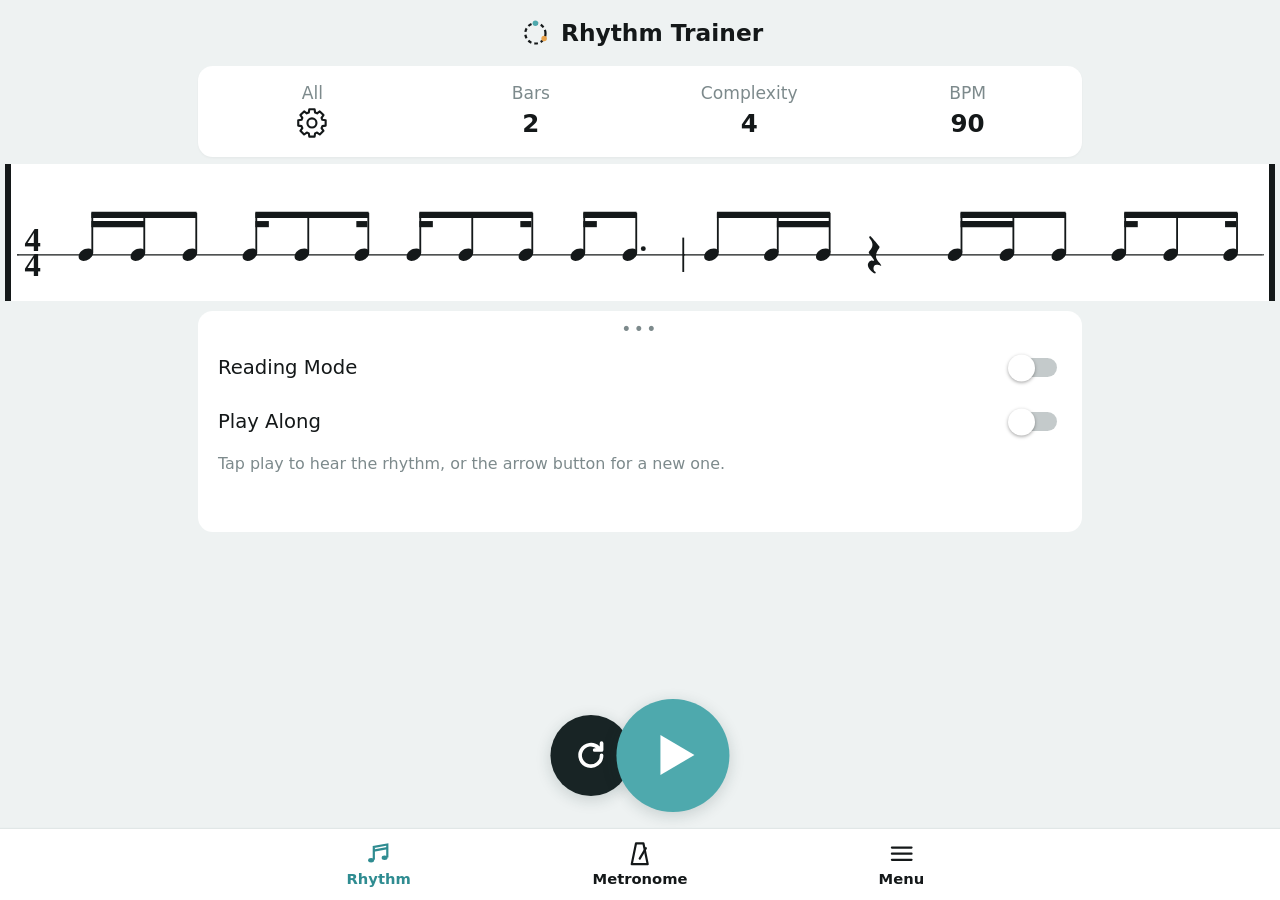
<file: index.html>
<!doctype html>
<html lang="en">
<head>
  <meta charset="utf-8">
  <meta name="viewport" content="width=device-width, initial-scale=1, viewport-fit=cover">
  <meta name="theme-color" content="#f0f3f3">
  <meta name="description" content="Free rhythm sight-reading trainer: metronome, rhythm generator, reading mode and play-along scoring.">
  <title>Rhythm Trainer</title>
  <link rel="manifest" href="manifest.webmanifest">
  <link rel="icon" href="icons/icon.svg" type="image/svg+xml">
  <link rel="apple-touch-icon" href="icons/icon-192.png">
  <link rel="stylesheet" href="css/app.css">
</head>
<body>
  <main>
    <!-- ================= RHYTHM (generator, reading mode, play along) ================= -->
    <section class="tab" id="tab-rhythm" data-title="Rhythm">
      <header class="brand">
        <svg viewBox="0 0 40 40" aria-hidden="true">
          <circle cx="20" cy="20" r="11" fill="none" stroke="currentColor" stroke-width="2.4" stroke-dasharray="4 3.2"/>
          <circle cx="20" cy="9" r="3" class="brand-dot"/>
          <circle cx="29.5" cy="25.5" r="3" class="brand-dot alt"/>
        </svg>
        <span>Rhythm Trainer</span>
      </header>

      <div class="summary" id="r-summary">
        <button class="sum-cell" id="r-all" aria-label="All settings">
          <span>All</span>
          <svg viewBox="0 0 24 24" aria-hidden="true"><path d="M9.63 4.15 L10.02 1.69 L13.98 1.69 L14.37 4.15 L15.87 4.77 L17.89 3.31 L20.69 6.11 L19.23 8.13 L19.85 9.63 L22.31 10.02 L22.31 13.98 L19.85 14.37 L19.23 15.87 L20.69 17.89 L17.89 20.69 L15.87 19.23 L14.37 19.85 L13.98 22.31 L10.02 22.31 L9.63 19.85 L8.13 19.23 L6.11 20.69 L3.31 17.89 L4.77 15.87 L4.15 14.37 L1.69 13.98 L1.69 10.02 L4.15 9.63 L4.77 8.13 L3.31 6.11 L6.11 3.31 L8.13 4.77 Z" fill="none" stroke="currentColor" stroke-width="1.6" stroke-linejoin="round"/><circle cx="12" cy="12" r="3.4" fill="none" stroke="currentColor" stroke-width="1.6"/></svg>
        </button>
        <button class="sum-cell" data-pick="bars"><span>Bars</span><b data-show="gen.bars"></b></button>
        <button class="sum-cell" data-pick="complexity"><span>Complexity</span><b data-show="gen.complexity"></b></button>
        <button class="sum-cell" data-pick="bpm"><span>BPM</span><b data-show="gen.bpm"></b></button>
      </div>

      <div class="along-top" id="r-along-top" hidden>
        <div class="along-time" id="r-along-time">00:00</div>
        <div class="along-streak"><b data-live="streak">0</b><span>Streak</span></div>
      </div>
      <div class="progress" id="r-progress" hidden><div id="r-progress-bar"></div></div>

      <div class="score">
        <div class="notation" id="r-notation"></div>
        <div class="notation reading-view" id="rd-notation" hidden></div>
        <div class="countin" id="r-countin" hidden></div>
      </div>

      <div class="mode-panel" id="r-modes">
        <div class="grip" aria-hidden="true">•••</div>
        <label class="switch-row"><span>Reading Mode</span><input type="checkbox" class="switch" id="r-reading" data-bind="gen.readingMode"></label>
        <label class="switch-row"><span>Play Along</span><input type="checkbox" class="switch" id="r-along" data-bind="gen.playAlong"></label>
        <p class="hint" id="r-hint"></p>
      </div>

      <div class="tap-pad" id="tap-pad" hidden>
        <div class="tap-acc" data-live="accuracy">0%</div>
        <div class="tap-hint">Tap anywhere here with the rhythm</div>
        <button id="tap-stop" hidden>Stop</button>
      </div>

      <div class="fab-row">
        <button class="fab-new" id="r-new" aria-label="New rhythm">
          <svg viewBox="0 0 24 24" aria-hidden="true"><path d="M19 12a7 7 0 11-2.05-4.95M19 4v4.5h-4.5" fill="none" stroke="currentColor" stroke-width="2.4" stroke-linecap="round" stroke-linejoin="round"/></svg>
        </button>
        <button class="fab-play play-toggle" id="r-play" aria-label="Play"></button>
      </div>
    </section>

    <!-- ================= METRONOME ================= -->
    <section class="tab metro" id="tab-metronome" data-title="Metronome" hidden>
      <div class="m-top">
        <button class="m-timer" id="m-timer" aria-label="Practice timer. Hold to reset.">
          <span class="m-elapsed" id="m-elapsed">00:00</span>
          <small id="m-timer-hint">Hold to reset</small>
          <small id="m-countdown" hidden></small>
        </button>
        <button class="m-btn" id="m-setlist-btn" data-msheet="setlist">Setlist</button>
        <button class="m-btn" id="m-gap-btn" data-msheet="gap">Gap Click</button>
        <button class="m-btn" id="m-step-btn" data-msheet="step">Stepwise Trainer</button>
        <button class="m-btn" id="m-markone">Mark One</button>
      </div>

      <div class="dial-wrap" id="m-dial-wrap">
        <svg id="m-dial" viewBox="0 0 360 360" role="group" aria-label="Beats and clicks per beat"></svg>
        <button class="dial-arrow left" data-step="metronome.bpm" data-delta="-1" aria-label="Slower">‹</button>
        <button class="dial-arrow right" data-step="metronome.bpm" data-delta="1" aria-label="Faster">›</button>
        <button class="dial-center" id="m-tap" aria-label="Tap tempo">
          <output id="m-bpm-out" data-show="metronome.bpm"></output>
          <span>TAP</span>
        </button>
        <input type="hidden" data-bind="metronome.num" min="1" max="12">
        <input type="hidden" data-bind="metronome.sub" min="1" max="6">
        <input type="hidden" data-bind="metronome.bpm" min="20" max="300">
      </div>
      <div class="m-live" id="m-live-bpm"></div>

      <div class="m-controls">
        <div class="m-vol">
          <div class="m-vol-row">
            <input type="range" id="m-volume" min="0" max="100" data-bind="metronome.volume" aria-label="Volume">
            <svg viewBox="0 0 24 24" aria-hidden="true"><path d="M4 9.5h3.5L12 5.5v13l-4.5-4H4z" fill="none" stroke="currentColor" stroke-width="1.6" stroke-linejoin="round"/><path d="M15.5 9a4 4 0 010 6M18 6.5a7.5 7.5 0 010 11" fill="none" stroke="currentColor" stroke-width="1.6" stroke-linecap="round"/></svg>
          </div>
          <button class="link" id="m-reset-beats">Reset beats</button>
        </div>
        <button class="m-play play-toggle" id="m-play" aria-label="Start metronome"></button>
      </div>

      <div id="m-pads" class="beat-bars" aria-label="Clicks in the bar. Tap one to cycle accent, normal, soft, silent."></div>
    </section>

    <!-- ================= MENU ================= -->
    <section class="tab" id="tab-menu" data-title="Menu" hidden>
      <h1 class="page-title">Menu</h1>

      <h2 class="group-title">Play along</h2>
      <div class="list-card">
        <div class="lrow col">
          <div class="lrow-line"><span>Tap timing calibration</span><button class="pill" id="s-calibrate">Calibrate</button></div>
          <p class="hint">Phones and headphones add delay. Calibrate once per phone, and again when you switch to Bluetooth headphones. <span id="s-cal-out"></span></p>
        </div>
        <label class="lrow col">
          <span class="lrow-line"><span>Manual offset</span><output data-show="prefs.calibrationMs" data-suffix=" ms"></output></span>
          <input type="range" min="-250" max="250" step="1" data-bind="prefs.calibrationMs">
        </label>
        <div class="lrow col">
          <span>Timing strictness</span>
          <div class="seg" data-bind="prefs.strictness">
            <button data-value="relaxed">Relaxed</button><button data-value="normal">Normal</button><button data-value="strict">Strict</button>
          </div>
        </div>
        <label class="lrow"><span>Hear the rhythm while playing along</span><input type="checkbox" class="switch" data-bind="prefs.hearRhythm"></label>
        <label class="lrow"><span>Keep screen on while playing</span><input type="checkbox" class="switch" data-bind="prefs.keepAwake"></label>
      </div>

      <h2 class="group-title">Metronome</h2>
      <div class="list-card">
        <label class="lrow"><span>Sound</span><select data-bind="metronome.sound" class="metro-sound-select"></select></label>
        <label class="lrow"><span>Beat unit</span>
          <select data-bind="metronome.den" data-num><option value="4">Quarter note</option><option value="8">Eighth note</option></select>
        </label>
      </div>

      <h2 class="group-title">Appearance</h2>
      <div class="list-card">
        <div class="lrow col">
          <div class="seg" data-bind="prefs.theme">
            <button data-value="auto">Auto</button><button data-value="light">Light</button><button data-value="dark">Dark</button>
          </div>
        </div>
      </div>

      <h2 class="group-title">History</h2>
      <div class="list-card">
        <ul class="list" id="s-history"></ul>
        <div class="lrow"><button class="link" id="s-history-clear">Clear history</button></div>
      </div>

      <h2 class="group-title">Backup</h2>
      <div class="list-card">
        <div class="lrow col">
          <p class="hint">Everything is stored on this phone only. Export a backup file to keep your presets, setlist and history safe.</p>
          <div class="lrow-line start">
            <button class="pill" id="s-export">Export</button>
            <label class="pill">Import<input type="file" id="s-import" accept="application/json,.json" hidden></label>
          </div>
        </div>
      </div>
      <p class="hint center">Rhythm Trainer · free and offline · <span id="s-version"></span></p>
    </section>
  </main>

  <!-- ================= SHEETS ================= -->
  <div class="sheet" id="r-sheet" hidden>
    <div class="sheet-panel">
      <div class="sheet-head"><button class="sheet-close" data-sheet-close>CLOSE</button></div>
      <div class="sheet-body">
        <label class="lrow"><span>Playback Mode</span>
          <select data-bind="gen.loop" data-bool><option value="true">Loop</option><option value="false">Once</option></select>
        </label>
        <label class="lrow"><span>Reading Mode</span><input type="checkbox" class="switch" data-bind="gen.readingMode"></label>
        <label class="lrow"><span>Play Along</span><input type="checkbox" class="switch" data-bind="gen.playAlong"></label>
        <label class="lrow"><span>Sound</span><select data-bind="gen.sound" class="rhythm-sound-select"></select></label>
        <label class="lrow"><span>Subdivision</span>
          <select data-bind="gen.subdivision"><option value="8th">8th Notes</option><option value="16th">16th Notes</option></select>
        </label>
        <label class="lrow"><span>Bars</span>
          <select data-bind="gen.bars" data-num><option value="1">1</option><option value="2">2</option><option value="4">4</option><option value="8">8</option></select>
        </label>
        <label class="lrow"><span>Time Signature</span><select data-bind="gen.timeSig" id="r-timesig"></select></label>
        <div class="lrow"><span>BPM</span>
          <div class="mini-stepper">
            <button data-step="gen.bpm" data-delta="-1" aria-label="Slower">−</button>
            <output data-show="gen.bpm"></output>
            <button data-step="gen.bpm" data-delta="1" aria-label="Faster">+</button>
          </div>
        </div>
        <label class="lrow"><span>Count In</span><input type="checkbox" class="switch" data-bind="gen.countIn"></label>
        <label class="lrow"><span>Metronome Click</span><input type="checkbox" class="switch" data-bind="gen.click"></label>
        <label class="lrow"><span>Click Sound</span><select data-bind="gen.clickSound" class="metro-sound-select"></select></label>
        <label class="lrow"><span>Triplets</span><input type="checkbox" class="switch" data-bind="gen.triplets"></label>
        <label class="lrow"><span>Ghost Notes</span><input type="checkbox" class="switch" data-bind="gen.ghostNotes"></label>
        <label class="lrow"><span>Accents</span><input type="checkbox" class="switch" data-bind="gen.accents"></label>
        <label class="lrow"><span>Complexity</span>
          <select data-bind="gen.complexity" data-num id="r-complexity-select"></select>
        </label>
        <label class="lrow"><span>Presets</span><select id="r-presets"></select></label>
        <label class="lrow slider-row"><span>Swing <output data-show="gen.swing" data-format="swing"></output></span>
          <input type="range" min="50" max="75" data-bind="gen.swing" aria-label="Swing">
        </label>
        <label class="lrow slider-row"><span>Space</span>
          <input type="range" min="0" max="100" step="5" data-bind="gen.space" aria-label="Space">
        </label>
        <label class="lrow"><span>Play Along passes</span>
          <select data-bind="gen.passes" data-num><option value="1">1</option><option value="2">2</option><option value="4">4</option><option value="0">Until I stop</option></select>
        </label>
        <label class="lrow"><span>Reading Mode session</span>
          <select data-bind="gen.readingMinutes" data-num><option value="1">1 minute</option><option value="2">2 minutes</option><option value="5">5 minutes</option><option value="0">Until I stop</option></select>
        </label>
        <div class="lrow"><button class="link" id="r-preset-save">Save as preset</button><button class="link danger" id="r-preset-del">Delete preset</button></div>
      </div>
    </div>
  </div>

  <div class="sheet small" id="r-pick" hidden>
    <div class="sheet-panel">
      <div class="sheet-head"><button class="sheet-close" data-sheet-close>CLOSE</button></div>
      <div class="sheet-body pick-body">
        <div data-pick-pane="bars">
          <h3>Bars</h3>
          <div class="seg big" data-bind="gen.bars" data-num>
            <button data-value="1">1</button><button data-value="2">2</button><button data-value="4">4</button><button data-value="8">8</button>
          </div>
        </div>
        <div data-pick-pane="complexity">
          <h3>Complexity <output data-show="gen.complexity"></output></h3>
          <input type="range" min="1" max="10" data-bind="gen.complexity" aria-label="Complexity">
          <div class="scale-labels"><span>Simple</span><span>Complex</span></div>
        </div>
        <div data-pick-pane="bpm">
          <h3>BPM</h3>
          <div class="mini-stepper big">
            <button data-step="gen.bpm" data-delta="-1" aria-label="Slower">−</button>
            <output data-show="gen.bpm"></output>
            <button data-step="gen.bpm" data-delta="1" aria-label="Faster">+</button>
          </div>
          <input type="range" min="30" max="260" data-bind="gen.bpm" aria-label="Tempo">
        </div>
      </div>
    </div>
  </div>

  <div class="sheet small" id="m-sheet" hidden>
    <div class="sheet-panel">
      <div class="sheet-head"><button class="sheet-close" data-sheet-close>CLOSE</button></div>
      <div class="sheet-body">
        <div data-msheet-pane="setlist">
          <h3>Setlist</h3>
          <p class="hint">Save the current setup (tempo, beats, clicks, accents and trainers) and load it later.</p>
          <div class="lrow-line">
            <input type="text" id="m-set-name" placeholder="Name, e.g. Song A verse" maxlength="40">
            <button class="pill" id="m-set-save">Save</button>
          </div>
          <ul class="list" id="m-setlist"></ul>
        </div>
        <div data-msheet-pane="gap">
          <h3>Gap Click</h3>
          <p class="hint">Plays some bars, then goes silent so you can test your internal time.</p>
          <label class="lrow"><span>Gap Click on</span><input type="checkbox" class="switch" data-bind="metronome.gap.on"></label>
          <label class="lrow"><span>Bars with click</span><input type="number" min="1" max="16" data-bind="metronome.gap.play"></label>
          <label class="lrow"><span>Silent bars</span><input type="number" min="1" max="16" data-bind="metronome.gap.mute"></label>
        </div>
        <div data-msheet-pane="step">
          <h3>Stepwise Trainer</h3>
          <p class="hint">Changes the tempo automatically while you play.</p>
          <label class="lrow"><span>Stepwise Trainer on</span><input type="checkbox" class="switch" data-bind="metronome.step.on"></label>
          <div class="lrow col">
            <div class="seg" data-bind="metronome.step.mode">
              <button data-value="up">Increase</button><button data-value="down">Decrease</button><button data-value="alt">Alternate</button>
            </div>
          </div>
          <label class="lrow"><span>Change by (BPM)</span><input type="number" min="1" max="50" data-bind="metronome.step.amount"></label>
          <label class="lrow"><span>Every</span><input type="number" min="1" max="600" data-bind="metronome.step.every"></label>
          <div class="lrow"><span>Unit</span>
            <div class="seg" data-bind="metronome.step.unit">
              <button data-value="bars">Bars</button><button data-value="seconds">Seconds</button>
            </div>
          </div>
          <label class="lrow" id="m-target-field"><span>Stop at (BPM)</span><input type="number" min="20" max="300" data-bind="metronome.step.target"></label>
        </div>
        <div data-msheet-pane="timer">
          <h3>Practice timer</h3>
          <p class="hint">Counts your practice time while the metronome plays. Hold the timer to reset it.</p>
          <label class="lrow"><span>Stop after</span>
            <select data-bind="metronome.countdown" data-num>
              <option value="0">No countdown</option><option value="1">1 min</option><option value="2">2 min</option>
              <option value="5">5 min</option><option value="10">10 min</option><option value="15">15 min</option>
              <option value="20">20 min</option><option value="30">30 min</option><option value="45">45 min</option><option value="60">60 min</option>
            </select>
          </label>
          <div class="lrow"><button class="link" id="m-timer-reset">Reset timer</button></div>
        </div>
      </div>
    </div>
  </div>

  <nav class="tabbar">
    <button data-tab="rhythm" aria-label="Rhythm">
      <svg viewBox="0 0 24 24" aria-hidden="true"><path d="M8 17V6.5l11-2V15" fill="none" stroke="currentColor" stroke-width="1.8"/><path d="M8 9.5l11-2" stroke="currentColor" stroke-width="1.8"/><ellipse cx="5.8" cy="17.3" rx="2.4" ry="1.8" fill="currentColor"/><ellipse cx="16.8" cy="15.3" rx="2.4" ry="1.8" fill="currentColor"/></svg>
      <span>Rhythm</span>
    </button>
    <button data-tab="metronome" aria-label="Metronome">
      <svg viewBox="0 0 24 24" aria-hidden="true"><path d="M9 3.5h6l3.5 17h-13z" fill="none" stroke="currentColor" stroke-width="1.8" stroke-linejoin="round"/><path d="M12 16l5-8.5" stroke="currentColor" stroke-width="1.8" stroke-linecap="round"/></svg>
      <span>Metronome</span>
    </button>
    <button data-tab="menu" aria-label="Menu">
      <svg viewBox="0 0 24 24" aria-hidden="true"><path d="M4 7h16M4 12h16M4 17h16" stroke="currentColor" stroke-width="1.8" stroke-linecap="round"/></svg>
      <span>Menu</span>
    </button>
  </nav>

  <dialog id="modal"><div id="modal-body"></div></dialog>
  <div class="toast" id="toast" hidden></div>

  <script src="js/vendor/vexflow.js"></script>
  <script type="module" src="js/app.js"></script>
</body>
</html>
</file>
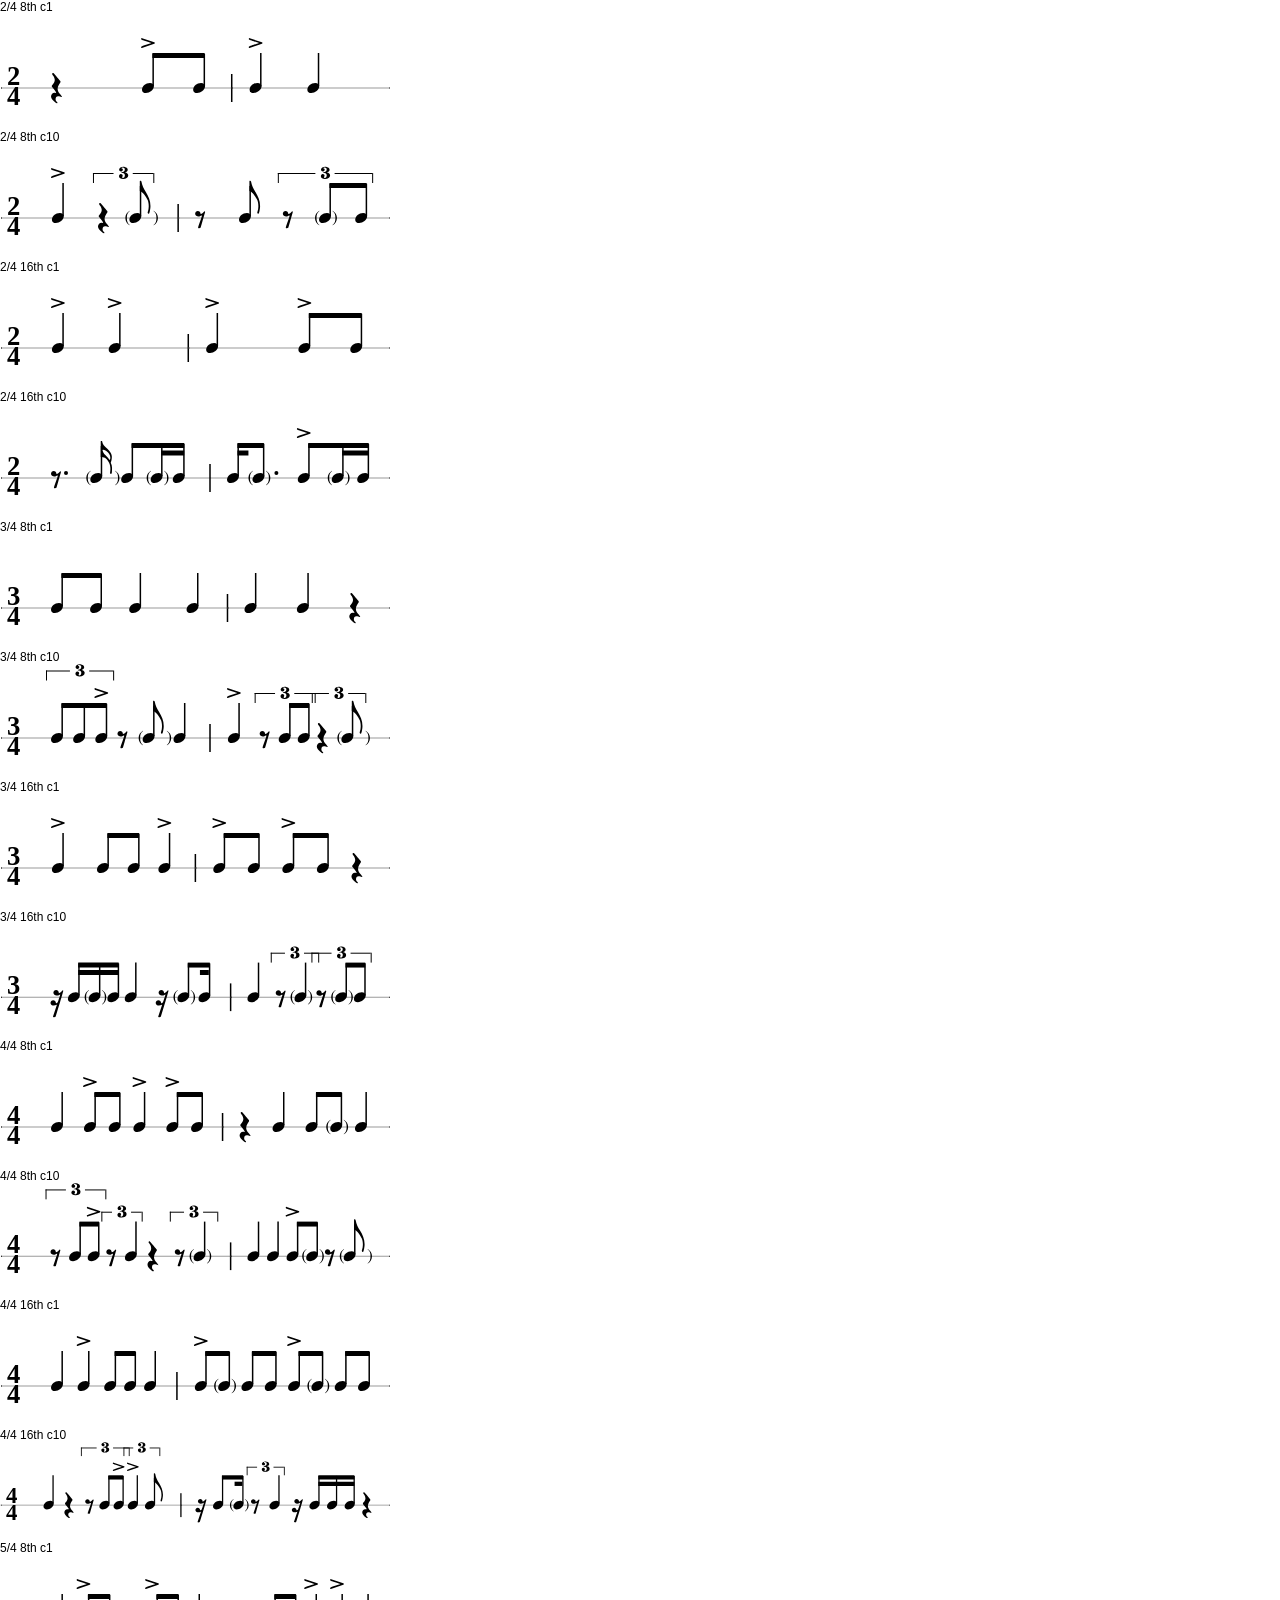
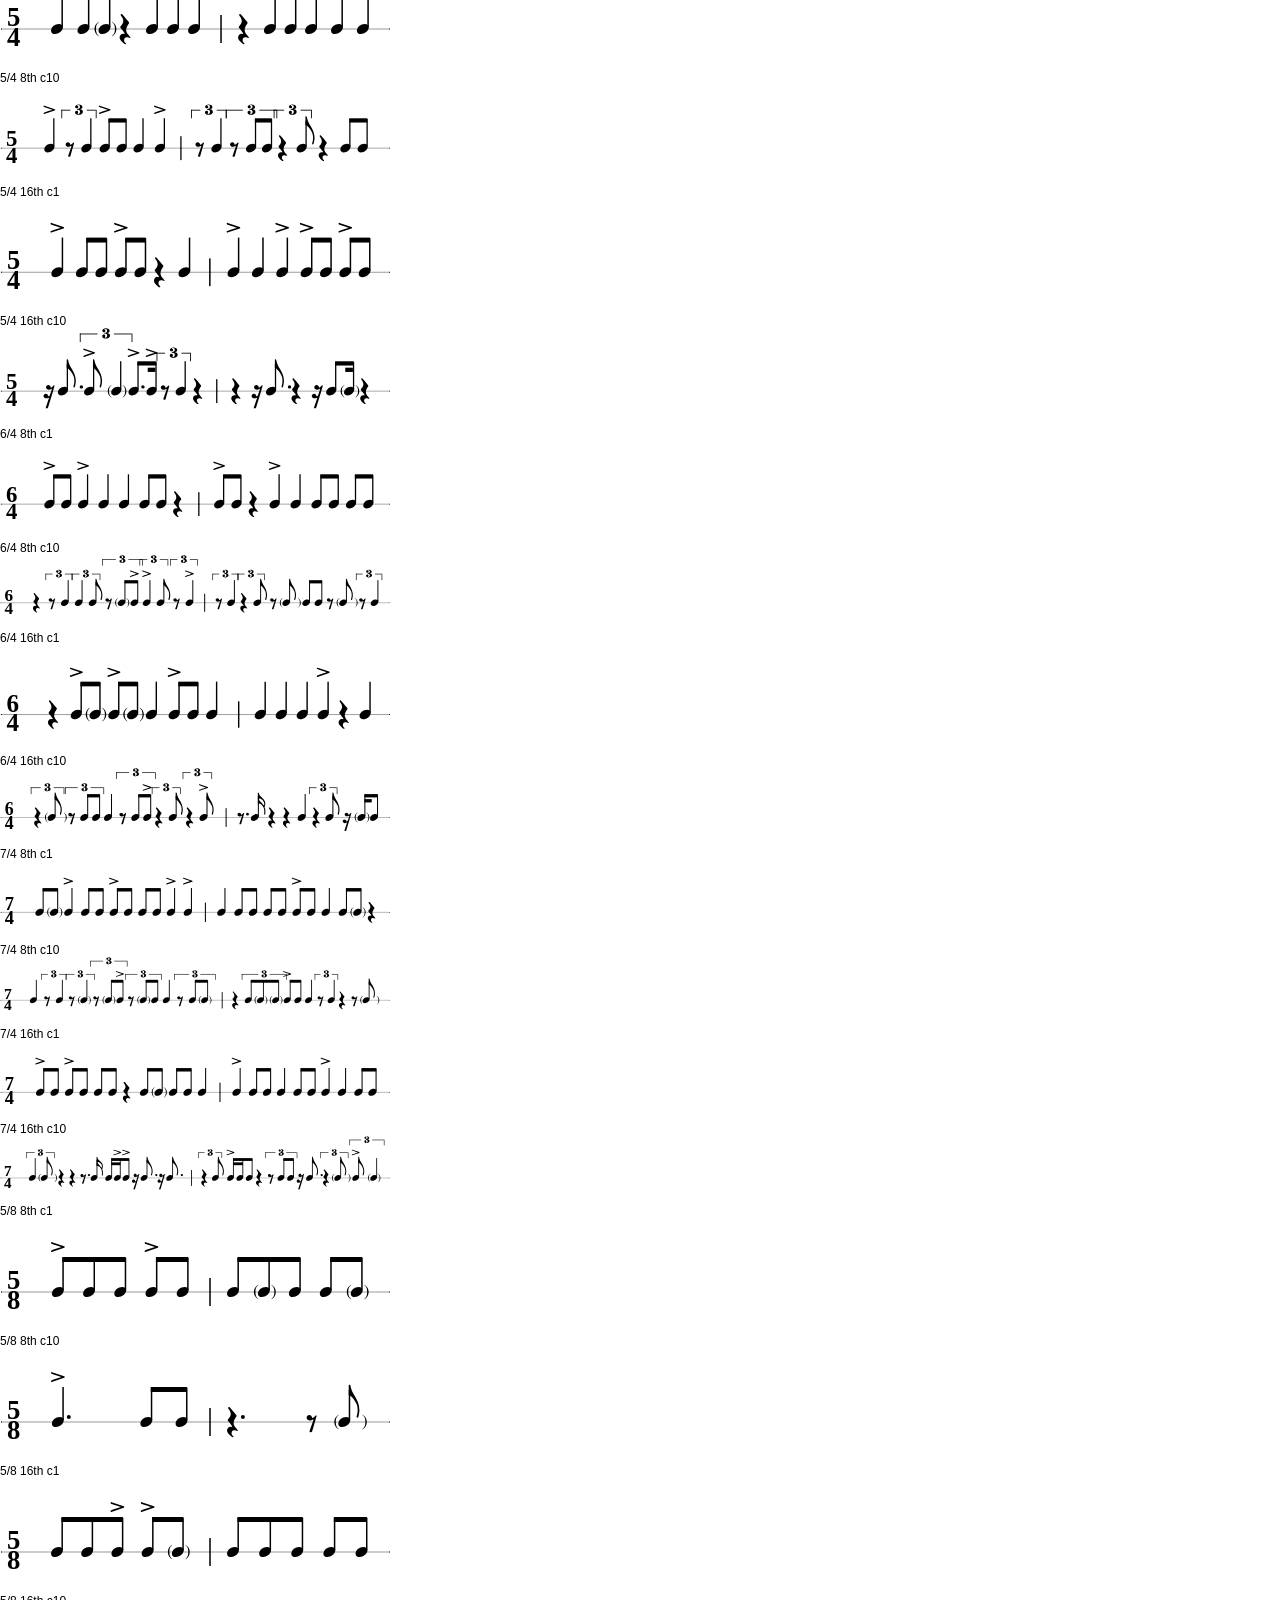
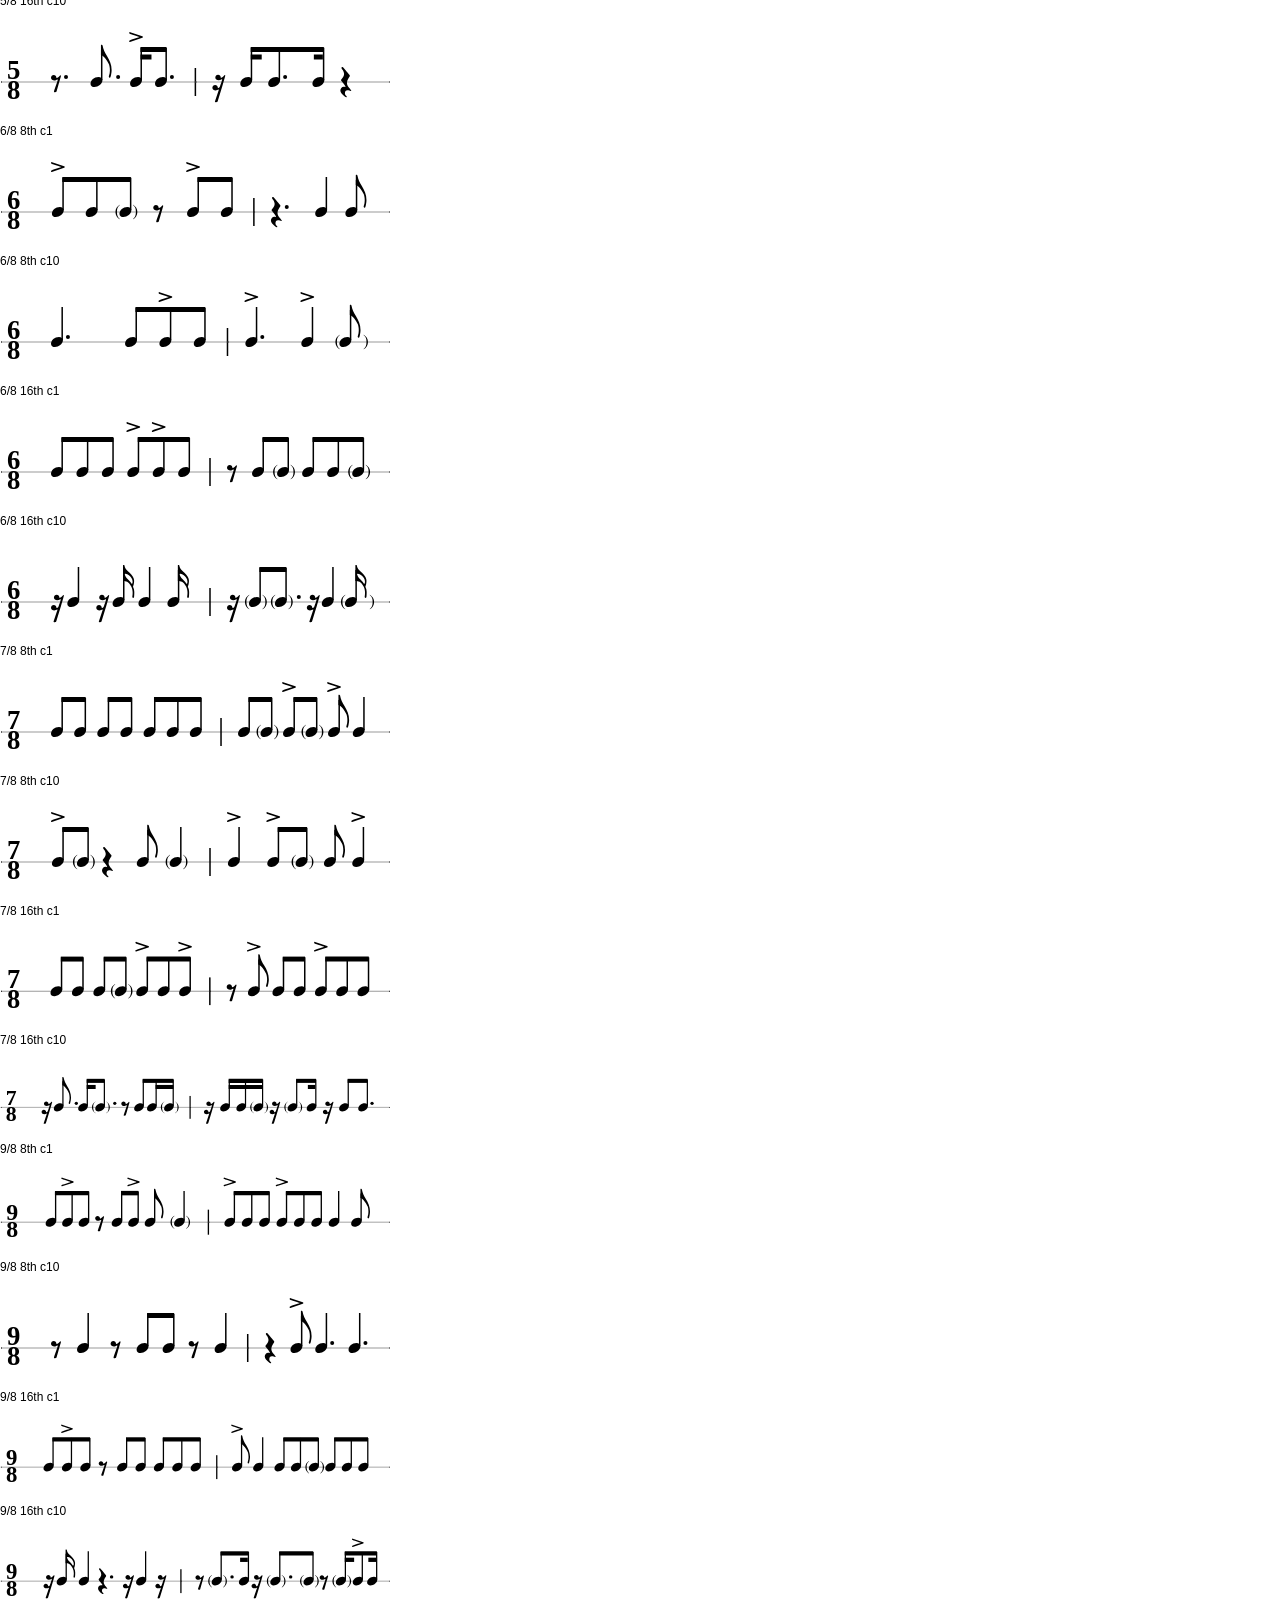
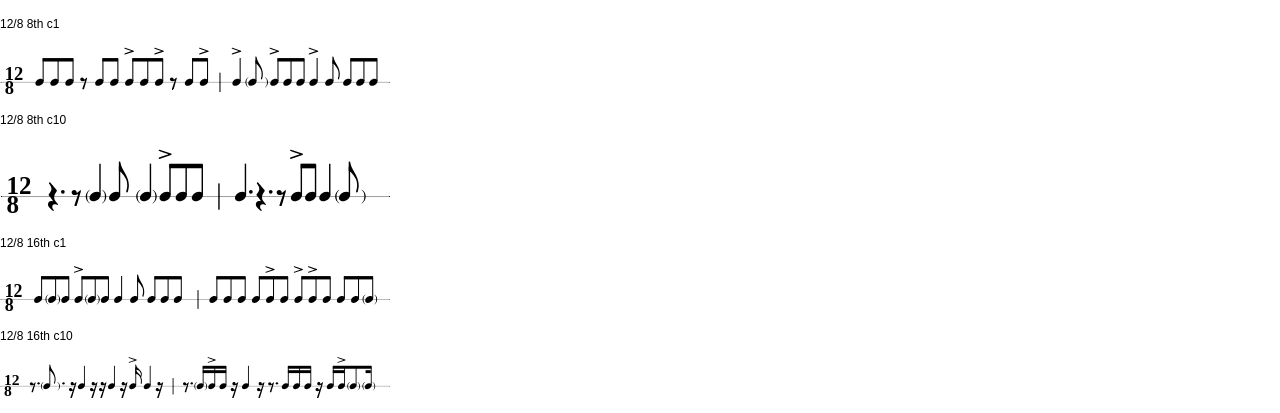
<file: tests/render.html>
<!doctype html><meta charset="utf-8"><body style="background:#fff;margin:0">
<div id="out"></div>
<script src="../js/vendor/vexflow.js"></script>
<script type="module">
import { generateBar, makeRng, TIME_SIGNATURES, DEFAULT_SETTINGS } from '../js/rhythm.js';
import { renderRow } from '../js/notation.js';
const rng = makeRng(1);
const out = document.getElementById('out');
const errors = [];
const params = new URLSearchParams(location.search);
const stress = params.has('stress');
window.parenthesis = !!Vex.Flow.Parenthesis;
for (const timeSig of TIME_SIGNATURES) for (const subdivision of ['8th','16th']) for (let c = 1; c <= 10; c += stress ? 1 : 9) {
  const s = { ...DEFAULT_SETTINGS, timeSig, subdivision, complexity: c, triplets: true, ghostNotes: true, accents: true, space: 20 };
  const reps = stress ? 15 : 1;
  for (let r = 0; r < reps; r++) {
    const bars = [generateBar(s, rng), generateBar(s, rng)];
    const div = document.createElement('div');
    if (!stress) { const l = document.createElement('div'); l.textContent = `${timeSig} ${subdivision} c${c}`; l.style.font='12px sans-serif'; out.append(l); }
    out.append(div);
    try { renderRow(div, bars, { width: 390, showTimeSig: true }); } catch (e) { errors.push(`${timeSig} ${subdivision} c${c}: ${e.message}`); }
    if (stress) div.remove();
  }
}
window.renderErrors = errors;
window.done = true;
</script>
</file>
<file: css/app.css>
/* Layout: phone-first single column. Rhythm screen = summary bar, score, mode panel,
   floating refresh + play buttons. Metronome = full teal screen around a dial. */
:root {
  --bg: #eef2f2;          /* app ground behind white panels */
  --card: #ffffff;
  --ink: #141819;
  --muted: #7d8a8c;
  --line: #e1e7e7;
  --teal: #4ea9ad;        /* primary accent */
  --teal-ink: #2f8c91;    /* teal text on white */
  --teal-soft: #a9dbdd;   /* light teal buttons on teal */
  --teal-deep: #1d4446;   /* timer box */
  --m-btn-ink: #173a3c;
  --metro-bg: #59aeb2;
  --ring: #7cc4c7;
  --dot-off: #4597a0;
  --fab-dark: #182425;
  --fab-ink: #ffffff;
  --score-bg: var(--card);
  --score-edge: var(--ink);
  --knob: #ffffff;
  --on-teal: #ffffff;
  --hit: #1f9d55;
  --miss: #d64545;
  --warn: #c88a04;
  --sheet-head: #000000;
  --shadow: 0 3px 12px rgba(20, 50, 52, .18);
  --tabbar-h: 58px;
  color-scheme: light;
}
@media (prefers-color-scheme: dark) {
  :root:not([data-theme="light"]) {
    --bg: #000000; --card: #343a42; --ink: #f1f4f5; --muted: #a3abb3; --line: #454c55;
    --score-bg: #1f2226; --score-edge: #3a3f46; --fab-ink: #ffffff; --knob: #7b8188;
    --teal: #1ab4bc; --teal-ink: #3fc8cf; --teal-soft: #3b7f83; --teal-deep: #0f2829; --m-btn-ink: #e6f6f7;
    --metro-bg: #24585b; --ring: #357377; --dot-off: #2a6266; --fab-dark: #1f2226; --on-teal: #ffffff;
    --hit: #3ecf7f; --miss: #ff6b6b; --warn: #f0b429; --sheet-head: #000000; --shadow: 0 3px 12px rgba(0, 0, 0, .5);
    color-scheme: dark;
  }
}
:root[data-theme="dark"] {
  --bg: #000000; --card: #343a42; --ink: #f1f4f5; --muted: #a3abb3; --line: #454c55;
  --score-bg: #1f2226; --score-edge: #3a3f46; --fab-ink: #ffffff; --knob: #7b8188;
  --teal: #1ab4bc; --teal-ink: #3fc8cf; --teal-soft: #3b7f83; --teal-deep: #0f2829; --m-btn-ink: #e6f6f7;
  --metro-bg: #24585b; --ring: #357377; --dot-off: #2a6266; --fab-dark: #1f2226; --on-teal: #ffffff;
  --hit: #3ecf7f; --miss: #ff6b6b; --warn: #f0b429; --sheet-head: #000000; --shadow: 0 3px 12px rgba(0, 0, 0, .5);
  color-scheme: dark;
}

* { box-sizing: border-box; }
/* --z scales the whole app up on big tablets (set in app.js; 1 on phones).
   CSS zoom also scales viewport units, so every vw/vh below is divided by --z. */
:root { --z: 1; }
html { -webkit-text-size-adjust: 100%; zoom: var(--z); }
body {
  margin: 0;
  background: var(--bg);
  color: var(--ink);
  font: 16px/1.4 system-ui, -apple-system, "Segoe UI", Roboto, sans-serif;
  padding-bottom: calc(var(--tabbar-h) + env(safe-area-inset-bottom));
  -webkit-tap-highlight-color: transparent;
  overscroll-behavior-y: none;
}
body.metro-on { background: var(--metro-bg); }
button, input, select { font: inherit; color: inherit; }
button { touch-action: manipulation; cursor: pointer; }
button:focus-visible, input:focus-visible, select:focus-visible { outline: 2px solid var(--teal); outline-offset: 2px; }
[hidden] { display: none !important; }
main { max-width: 640px; margin: 0 auto; }
.hint { color: var(--muted); font-size: 13px; margin: 4px 0; }
.center { text-align: center; }
.link { background: none; border: 0; padding: 8px 0; color: var(--teal-ink); font-weight: 600; }
.link.danger { color: var(--miss); margin-left: auto; }
.pill {
  background: var(--teal); color: #fff; border: 0; border-radius: 999px; padding: 8px 16px; font-weight: 600;
  display: inline-flex; align-items: center; min-height: 38px;
}

/* ---------- Rhythm screen ---------- */
.brand { display: flex; align-items: center; justify-content: center; gap: 6px; padding: calc(env(safe-area-inset-top) + 12px) 16px 8px; font-weight: 700; font-size: 19px; color: var(--ink); }
.brand svg { width: 30px; height: 30px; color: var(--ink); }
.brand-dot { fill: var(--teal); }
.brand-dot.alt { fill: #e9a24a; }

.summary {
  display: grid; grid-template-columns: repeat(4, 1fr); background: var(--card); margin: 4px 8px 6px;
  border-radius: 12px; padding: 8px 4px; box-shadow: 0 1px 2px rgba(0,0,0,.04);
}
.sum-cell { background: none; border: 0; display: flex; flex-direction: column; align-items: center; gap: 2px; padding: 4px 0; }
.sum-cell span { color: var(--muted); font-size: 14px; }
.sum-cell b { font-size: 20px; font-variant-numeric: tabular-nums; }
.sum-cell svg { width: 26px; height: 26px; }

.along-top { display: flex; justify-content: space-between; align-items: flex-start; background: var(--card); margin: 4px 8px 0; padding: 10px 14px 6px; border-radius: 12px 12px 0 0; }
.along-time { font: 600 22px/1 ui-monospace, "SF Mono", Menlo, Consolas, monospace; letter-spacing: .04em; font-variant-numeric: tabular-nums; }
.along-streak { text-align: center; font-family: ui-monospace, "SF Mono", Menlo, Consolas, monospace; }
.along-streak b { display: block; font-size: 20px; font-weight: 500; }
.along-streak span { font-size: 13px; }
.progress { height: 30px; margin: 0 8px 6px; background: color-mix(in srgb, var(--teal) 30%, var(--card)); }
.progress div { height: 100%; width: 0; background: var(--teal); transition: width .25s linear; }
.along-top:not([hidden]) + .progress { border-radius: 0 0 4px 4px; }

.score { position: relative; margin: 0 4px; }
.notation { width: 100%; overflow: hidden; display: flex; flex-direction: column; gap: 6px; }
.notation .nrow {
  background: var(--score-bg); border-left: 5px solid var(--score-edge); border-right: 5px solid var(--score-edge);
  padding: 0 4px; transition: opacity .2s, background-color .2s;
}
.notation.reading-view .nrow.current { background: color-mix(in srgb, var(--teal) 12%, var(--score-bg)); }
.notation.reading-view .nrow.ahead { opacity: .85; }
.notation svg { display: block; fill: var(--ink); }
.notation svg [fill]:not([fill="none"]) { fill: var(--ink); }
.notation svg [stroke]:not([stroke="none"]) { stroke: var(--ink); }
.notation svg text { fill: var(--ink); }
.notation .vf-stem path { stroke: var(--ink); }
/* Noteheads often have no fill attribute and inherit it from the note group. */
.notation .vf-stavenote.ghost, .notation .vf-stavenote.ghost [fill]:not([fill="none"]) { fill: var(--muted); }
.notation .vf-stavenote.ghost [stroke]:not([stroke="none"]), .notation .vf-stavenote.ghost .vf-stem path { stroke: var(--muted); }
.notation .vf-stavenote.playing, .notation .vf-stavenote.playing [fill]:not([fill="none"]) { fill: var(--teal); }
.notation .vf-stavenote.playing [stroke]:not([stroke="none"]), .notation .vf-stavenote.playing .vf-stem path { stroke: var(--teal); }
.notation .vf-stavenote.hit, .notation .vf-stavenote.hit [fill]:not([fill="none"]) { fill: var(--hit); }
.notation .vf-stavenote.hit [stroke]:not([stroke="none"]), .notation .vf-stavenote.hit .vf-stem path { stroke: var(--hit); }
.notation .vf-stavenote.off, .notation .vf-stavenote.off [fill]:not([fill="none"]) { fill: var(--warn); }
.notation .vf-stavenote.off [stroke]:not([stroke="none"]), .notation .vf-stavenote.off .vf-stem path { stroke: var(--warn); }
.notation .vf-stavenote.miss, .notation .vf-stavenote.miss [fill]:not([fill="none"]) { fill: var(--miss); }
.notation .vf-stavenote.miss [stroke]:not([stroke="none"]), .notation .vf-stavenote.miss .vf-stem path { stroke: var(--miss); }
.notation .error { color: var(--miss); padding: 20px; background: var(--card); }
.countin {
  position: absolute; inset: 0; display: flex; align-items: center; justify-content: center;
  font-size: 84px; font-weight: 800; color: var(--teal); background: color-mix(in srgb, var(--card) 72%, transparent);
  pointer-events: none;
}

.mode-panel {
  background: var(--card); margin: 8px 8px 0; border-radius: 12px; padding: 4px 16px 12px; min-height: 180px;
}
.grip { text-align: center; color: var(--muted); letter-spacing: 2px; font-size: 14px; line-height: 1; padding: 4px 0 2px; }
.switch-row { display: flex; align-items: center; justify-content: space-between; min-height: 44px; font-size: 16px; }

/* Android-style switch */
.switch {
  appearance: none; -webkit-appearance: none; width: 38px; height: 16px; border-radius: 999px; margin: 0 4px;
  background: color-mix(in srgb, var(--muted) 45%, transparent); position: relative; cursor: pointer; flex: none; transition: background .15s;
}
.switch::after {
  content: ""; position: absolute; top: 50%; left: -2px; width: 22px; height: 22px; border-radius: 50%;
  background: var(--knob); box-shadow: 0 1px 3px rgba(0,0,0,.35); transform: translateY(-50%); transition: left .15s, background .15s;
}
.switch:checked { background: color-mix(in srgb, var(--teal) 55%, transparent); }
.switch:checked::after { left: 18px; background: var(--teal); }

.tap-pad {
  background: var(--card); margin: 8px 8px 0; border-radius: 12px; min-height: max(300px, calc(42vh / var(--z)));
  display: flex; flex-direction: column; align-items: center; justify-content: center; gap: 6px;
  touch-action: none; user-select: none; -webkit-user-select: none; transition: background-color .08s;
}
.tap-acc { font-size: 34px; font-weight: 700; color: color-mix(in srgb, var(--muted) 70%, transparent); pointer-events: none; font-variant-numeric: tabular-nums; }
.tap-hint { font-size: 13px; color: var(--muted); pointer-events: none; }
.tap-pad.flash { background: color-mix(in srgb, var(--teal) 16%, var(--card)); }
.tap-pad.flash.extra { background: color-mix(in srgb, var(--miss) 14%, var(--card)); }

.fab-row {
  position: fixed; left: 50%; transform: translateX(-50%); bottom: calc(var(--tabbar-h) + env(safe-area-inset-bottom) + 14px);
  display: flex; align-items: center; z-index: 8;
}
.fab-new {
  width: 66px; height: 66px; border-radius: 50%; border: 0; background: var(--fab-dark); color: var(--fab-ink);
  display: grid; place-items: center; margin-right: -12px; box-shadow: var(--shadow);
}
.fab-new svg { width: 30px; height: 30px; }
.fab-play { width: 92px; height: 92px; border-radius: 50%; border: 0; background: var(--teal); color: #fff; box-shadow: var(--shadow); z-index: 1; }
#tab-rhythm { padding-bottom: 120px; }

/* play / stop glyph shared by both play buttons */
.play-toggle { display: grid; place-items: center; }
.play-toggle::before {
  content: ""; width: 0; height: 0; border-style: solid; border-width: 17px 0 17px 28px;
  border-color: transparent transparent transparent currentColor; margin-left: 7px;
}
.play-toggle[data-playing="true"]::before { width: 28px; height: 28px; border: 0; background: currentColor; border-radius: 3px; margin: 0; }

/* ---------- Sheets ---------- */
.sheet { position: fixed; inset: 0; z-index: 40; background: rgba(0,0,0,.45); display: flex; align-items: flex-end; justify-content: center; }
.sheet-panel {
  background: var(--card); width: 100%; max-width: 640px; max-height: calc(92vh / var(--z)); display: flex; flex-direction: column;
  border-radius: 14px 14px 0 0; overflow: hidden; animation: up .18s ease-out;
}
@keyframes up { from { transform: translateY(30px); opacity: .6; } }
@media (prefers-reduced-motion: reduce) { .sheet-panel { animation: none; } .progress div { transition: none; } }
.sheet-head { background: var(--sheet-head); padding: 0 16px; flex: none; }
.sheet-close { background: none; border: 0; color: #6cc6ca; font-weight: 600; letter-spacing: .06em; font-size: 14px; padding: 16px 0; }
.sheet-body { overflow-y: auto; padding: 0 16px calc(16px + env(safe-area-inset-bottom)); }
.sheet-body h3 { margin: 14px 0 6px; font-size: 18px; }
.pick-body { padding-bottom: 28px; }
.scale-labels { display: flex; justify-content: space-between; color: var(--muted); font-size: 13px; }

.lrow {
  display: flex; align-items: center; justify-content: space-between; gap: 12px; min-height: 50px;
  border-bottom: 1px solid var(--line); font-weight: 600; font-size: 16px; position: relative;
}
.lrow.col { flex-direction: column; align-items: stretch; justify-content: center; padding: 10px 0; font-weight: 600; }
.lrow-line { display: flex; align-items: center; justify-content: space-between; gap: 10px; }
.lrow-line.start { justify-content: flex-start; }
.lrow select {
  appearance: none; -webkit-appearance: none; background: transparent; border: 0; text-align: right; text-align-last: right;
  font-weight: 400; color: var(--ink); padding: 8px 20px 8px 8px; min-height: 44px; max-width: 60%;
  background-image: linear-gradient(45deg, transparent 50%, var(--muted) 50%), linear-gradient(135deg, var(--muted) 50%, transparent 50%);
  background-position: calc(100% - 9px) 50%, calc(100% - 4px) 50%; background-size: 5px 5px; background-repeat: no-repeat;
}
.lrow select option { color: #111; }
.lrow input[type=number], .lrow-line input[type=text] {
  width: 90px; text-align: right; border: 1px solid var(--line); border-radius: 8px; padding: 8px 10px; background: var(--bg); min-height: 40px; font-weight: 400;
}
.lrow-line input[type=text] { flex: 1; width: auto; min-width: 0; text-align: left; }
.slider-row input[type=range] { width: 58%; }
input[type=range] { accent-color: var(--teal); height: 30px; width: 100%; }
.mini-stepper { display: flex; align-items: center; gap: 4px; font-weight: 400; }
.mini-stepper button { width: 38px; height: 38px; border-radius: 50%; border: 1px solid var(--line); background: var(--bg); font-size: 20px; line-height: 1; }
.mini-stepper output { min-width: 44px; text-align: center; font-variant-numeric: tabular-nums; }
.mini-stepper.big { justify-content: center; gap: 18px; margin: 6px 0; }
.mini-stepper.big output { font-size: 44px; font-weight: 700; }
.mini-stepper.big button { width: 52px; height: 52px; font-size: 26px; }

.seg { display: flex; background: var(--bg); border-radius: 10px; padding: 3px; gap: 3px; font-weight: 400; }
.seg button { flex: 1; border: 0; background: transparent; border-radius: 8px; padding: 7px 8px; min-height: 36px; font-size: 14px; }
.seg button.on { background: var(--teal); color: #fff; font-weight: 600; }
.seg.big button { font-size: 20px; min-height: 52px; }

/* ---------- Metronome ---------- */
.metro { color: var(--on-teal); padding: calc(env(safe-area-inset-top) + 12px) 12px 0; min-height: calc(100vh / var(--z) - var(--tabbar-h)); }
.m-top { display: grid; grid-template-columns: 1.55fr 1fr; grid-template-rows: auto auto auto; gap: 6px; }
.m-timer {
  grid-row: span 2; background: var(--teal-deep); color: var(--teal-soft); border: 0; border-radius: 4px;
  display: flex; flex-direction: column; align-items: center; justify-content: center; padding: 8px; user-select: none; -webkit-user-select: none;
}
.m-timer.resetting { animation: pulse .6s linear; }
@keyframes pulse { 50% { opacity: .55; } }
.m-elapsed { font: 300 34px/1.1 ui-monospace, "SF Mono", Menlo, Consolas, monospace; letter-spacing: .06em; color: #d6eef0; font-variant-numeric: tabular-nums; }
.m-timer small { font-size: 12px; font-style: italic; color: #9fd2d5; }
.m-btn { background: var(--teal-soft); color: var(--m-btn-ink); border: 0; border-radius: 4px; min-height: 44px; font-weight: 600; font-size: 15px; padding: 6px; }
.m-btn.on { background: #ffffff; color: #173a3c; box-shadow: inset 0 0 0 2px var(--teal-deep); }
#m-step-btn { grid-column: 1; }
.dial-wrap { position: relative; width: min(calc(94vw / var(--z)), 380px, calc(46vh / var(--z))); aspect-ratio: 1; margin: 6px auto 0; max-width: 100%; }
#m-dial { width: 100%; height: 100%; display: block; touch-action: none; }
#m-dial .ring { fill: none; stroke: var(--ring); }
#m-dial .disk { fill: #ffffff; filter: drop-shadow(0 4px 8px rgba(0,0,0,.18)); }
#m-dial .lbl { fill: #ffffff; font-size: 15px; font-weight: 500; }
#m-dial .dot { fill: var(--dot-off); cursor: pointer; }
#m-dial .dot.on { fill: #ffffff; }
#m-dial .dot-num { fill: var(--teal-ink); font-size: 14px; font-weight: 700; pointer-events: none; }
#m-dial .hit { fill: transparent; cursor: pointer; }
.dial-center {
  position: absolute; left: 50%; top: 50%; width: 34%; aspect-ratio: 1; transform: translate(-50%, -50%);
  border-radius: 50%; border: 0; background: var(--teal); color: #fff; display: flex; flex-direction: column; align-items: center; justify-content: center;
}
.dial-center:active { filter: brightness(1.08); }
.dial-center output { font-size: clamp(26px, calc(8vw / var(--z)), 36px); font-weight: 700; line-height: 1; font-variant-numeric: tabular-nums; }
.dial-center span { font-size: 14px; font-weight: 700; }
.dial-arrow { position: absolute; top: 50%; transform: translateY(-50%); background: none; border: 0; color: #c9d2d3; font-size: 40px; width: 44px; height: 64px; }
.dial-arrow.left { left: 17%; }
.dial-arrow.right { right: 17%; }
.m-live { text-align: center; min-height: 20px; font-size: 14px; color: #e3f4f5; }
.m-controls { display: flex; align-items: center; justify-content: space-between; gap: 16px; padding: 0 10px; }
.m-vol { flex: 1; max-width: 220px; }
.m-vol-row { display: flex; align-items: center; gap: 12px; }
.m-vol-row svg { width: 28px; height: 28px; flex: none; }
.m-vol input[type=range] { accent-color: #ffffff; }
.m-vol .link { color: #ffffff; font-weight: 400; font-size: 14px; padding: 2px 0; }
.m-play { width: 80px; height: 80px; border-radius: 50%; border: 0; background: #ffffff; color: var(--teal); flex: none; box-shadow: var(--shadow); }
.beat-bars {
  display: flex; align-items: flex-end; gap: 6px; height: 100px; margin: 14px 0 0; padding: 0 2px;
}
.beat-bar {
  flex: 1; border: 2px solid var(--teal-soft); border-bottom: 0; border-radius: 4px 4px 0 0; background: var(--teal-soft);
  color: #ffffff; font-size: 22px; font-weight: 700; display: flex; align-items: flex-start; justify-content: flex-start; padding: 2px 6px; min-width: 0;
  transition: background-color .05s;
}
.beat-bar[data-s="3"] { height: 100%; }
.beat-bar[data-s="2"] { height: 72%; }
.beat-bar[data-s="1"] { height: 45%; background: transparent; }
.beat-bar[data-s="0"] { height: 10%; background: transparent; opacity: .6; }
.beat-bar.lit { background: #ffffff; border-color: #ffffff; color: var(--teal); }
.beat-bars.many { gap: 2px; }
.beat-bars.many .beat-bar { font-size: 12px; padding: 1px 2px; }

/* ---------- Menu ---------- */
#tab-menu { padding: calc(env(safe-area-inset-top) + 8px) 16px 24px; }
.page-title { font-size: 24px; margin: 8px 0 4px; }
.group-title { font-size: 13px; text-transform: uppercase; letter-spacing: .08em; color: var(--teal-ink); margin: 18px 0 6px; }
.list-card { background: var(--card); border-radius: 12px; padding: 0 14px; }
.list-card > :last-child { border-bottom: 0; }
.list { list-style: none; margin: 0; padding: 0; }
.list li { display: flex; align-items: center; gap: 8px; padding: 10px 0; border-bottom: 1px solid var(--line); font-size: 15px; }
.list li .grow { flex: 1; min-width: 0; overflow: hidden; text-overflow: ellipsis; }
.list li .pill { min-height: 32px; padding: 4px 12px; font-size: 14px; }
.list li .x { background: none; border: 0; color: var(--muted); font-size: 18px; width: 36px; height: 36px; }
.list .empty { color: var(--muted); }

/* ---------- Tab bar ---------- */
.tabbar {
  position: fixed; left: 0; right: 0; bottom: 0; z-index: 10; display: flex; justify-content: center;
  background: var(--card); padding-bottom: env(safe-area-inset-bottom); box-shadow: 0 -1px 0 var(--line);
}
.tabbar button {
  flex: 1; max-width: 213px; height: var(--tabbar-h); border: 0; background: transparent; color: var(--ink);
  display: flex; flex-direction: column; align-items: center; justify-content: center; gap: 1px; font-size: 12px; font-weight: 700;
}
.tabbar svg { width: 24px; height: 24px; }
.tabbar button.on { color: var(--teal-ink); }

/* ---------- Results dialog ---------- */
dialog {
  border: 0; border-radius: 14px; background: var(--card); color: var(--ink); padding: 0;
  width: min(calc(94vw / var(--z)), 460px); max-height: calc(88vh / var(--z));
}
dialog::backdrop { background: rgba(0,0,0,.5); }
#modal-body > .sheet-head { margin: 0; }
.modal-pad { padding: 4px 16px 16px; }
.recent { text-align: center; color: var(--teal-ink); font-size: 14px; letter-spacing: .06em; padding: 14px 0 8px; border-bottom: 2px solid var(--teal); margin: 0 6px; }
.stat3 { display: grid; grid-template-columns: repeat(3, 1fr); text-align: center; margin: 14px 0; }
.stat3 b { display: block; color: var(--teal-ink); font-size: 36px; font-weight: 500; line-height: 1.1; font-variant-numeric: tabular-nums; }
.stat3 span { font-size: 14px; }
.stat-line { display: flex; flex-wrap: wrap; gap: 6px 14px; justify-content: center; color: var(--muted); font-size: 13px; }
.missed-title { font-weight: 600; margin: 16px 0 8px; }
.missed { display: grid; grid-template-columns: repeat(3, 1fr); gap: 8px; }
.missed > div { border: 1.5px solid var(--muted); text-align: center; font-size: 12px; color: var(--muted); padding: 2px 2px 4px; min-width: 0; }
.missed .notation { display: block; }
.missed .notation svg { width: 100%; height: auto; }
.modal-actions { display: flex; justify-content: flex-end; gap: 10px; margin-top: 16px; }
.modal-actions .ghostbtn { background: var(--bg); color: var(--ink); }
#modal input[type=text] { width: 100%; border: 1px solid var(--line); border-radius: 8px; padding: 10px; background: var(--bg); margin-top: 8px; }

.toast {
  position: fixed; left: 50%; transform: translateX(-50%); bottom: calc(var(--tabbar-h) + 120px + env(safe-area-inset-bottom));
  background: var(--fab-dark); color: var(--card); padding: 10px 16px; border-radius: 999px; z-index: 50; font-size: 14px;
  max-width: calc(90vw / var(--z)); text-align: center;
}

@media (min-width: 700px) {
  .summary, .mode-panel, .tap-pad, .along-top, .progress { margin-left: 0; margin-right: 0; }
}

/* ---------- Big tablets held sideways (html.wide, set in app.js) ---------- */
html.wide main { max-width: 1100px; }
html.wide .summary, html.wide .along-top, html.wide .progress, html.wide .mode-panel, html.wide .tap-pad {
  max-width: 720px; margin-left: auto; margin-right: auto;
}
html.wide .metro {
  display: grid; grid-template-columns: minmax(0, 1fr) auto; column-gap: 32px; align-content: start;
  grid-template-areas: "top dial" "controls dial" "pads dial" "live dial";
  padding-left: 24px; padding-right: 24px;
}
html.wide .m-top { grid-area: top; }
html.wide .m-controls { grid-area: controls; margin-top: 24px; }
html.wide #m-pads { grid-area: pads; margin-top: 16px; }
html.wide .m-live { grid-area: live; }
html.wide .dial-wrap {
  grid-area: dial; align-self: center; margin: 0;
  width: min(calc(78vh / var(--z) - var(--tabbar-h)), 520px);
}
</file>
